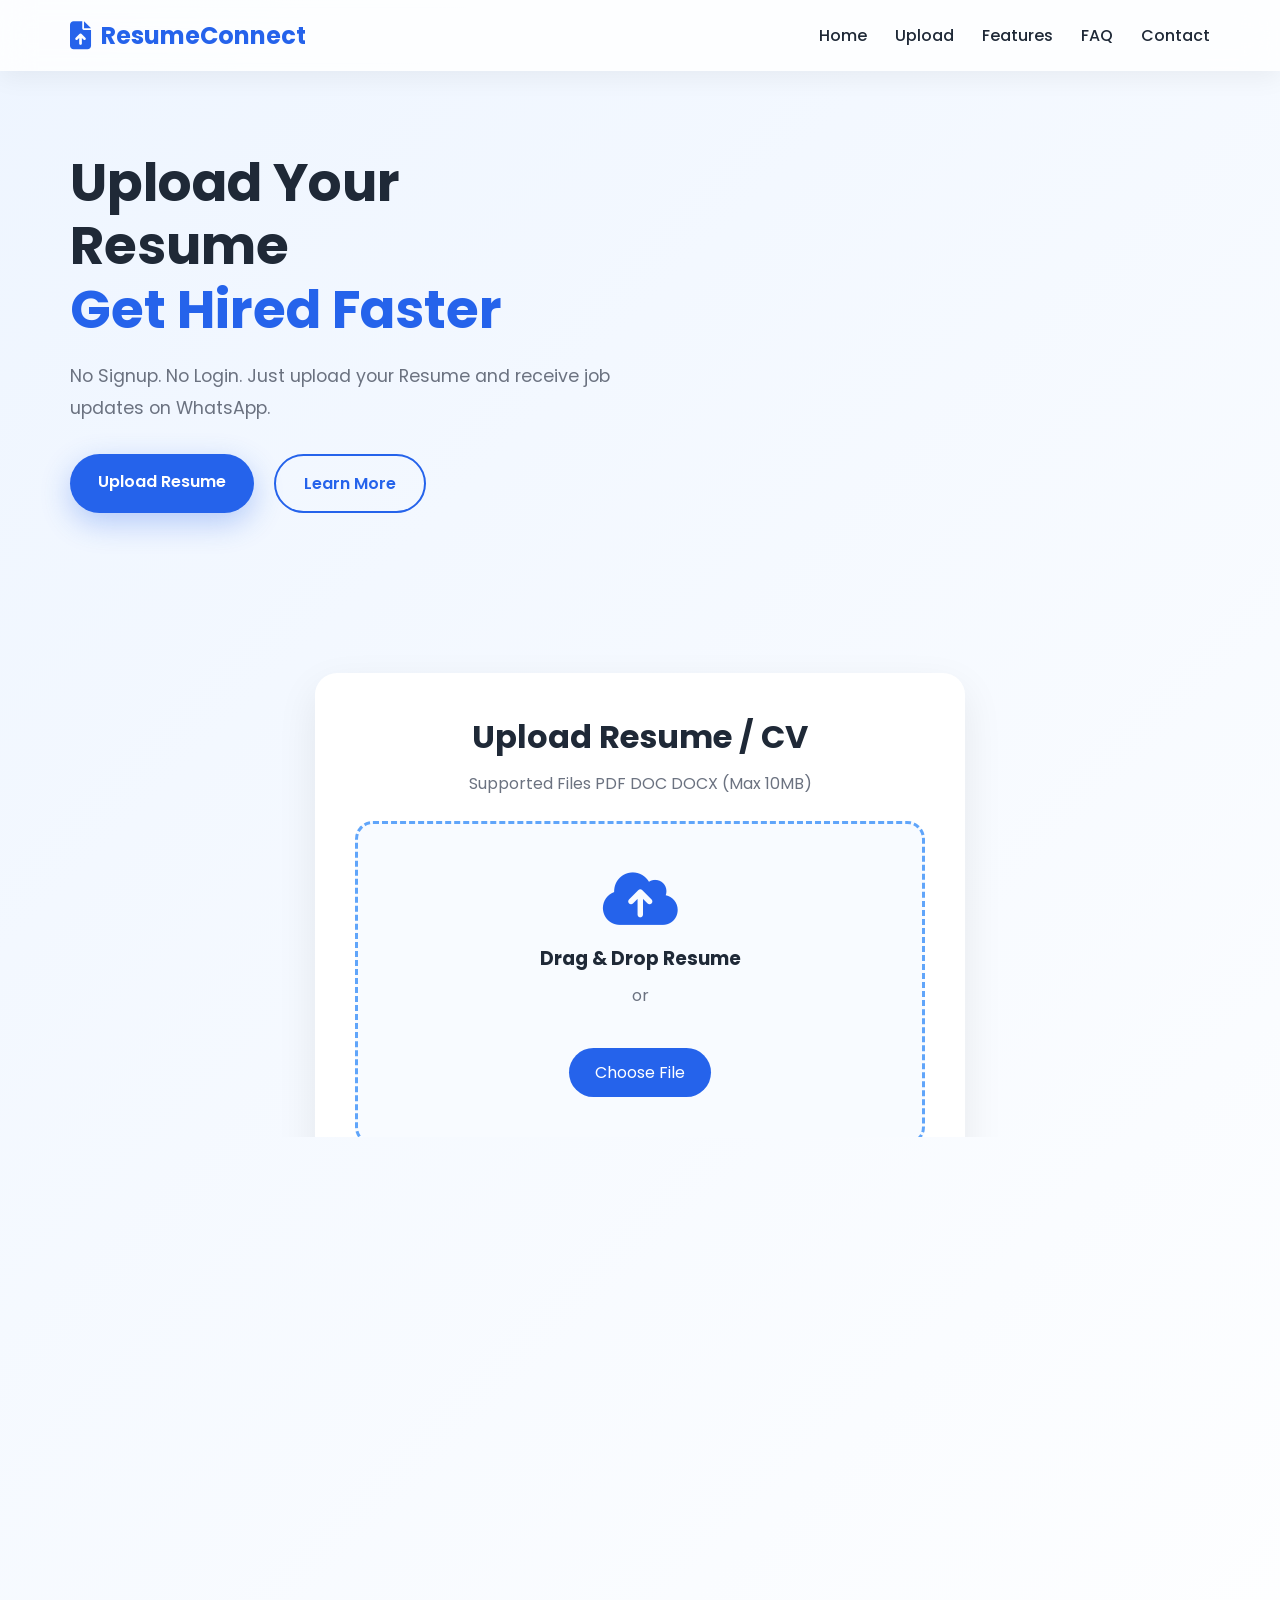
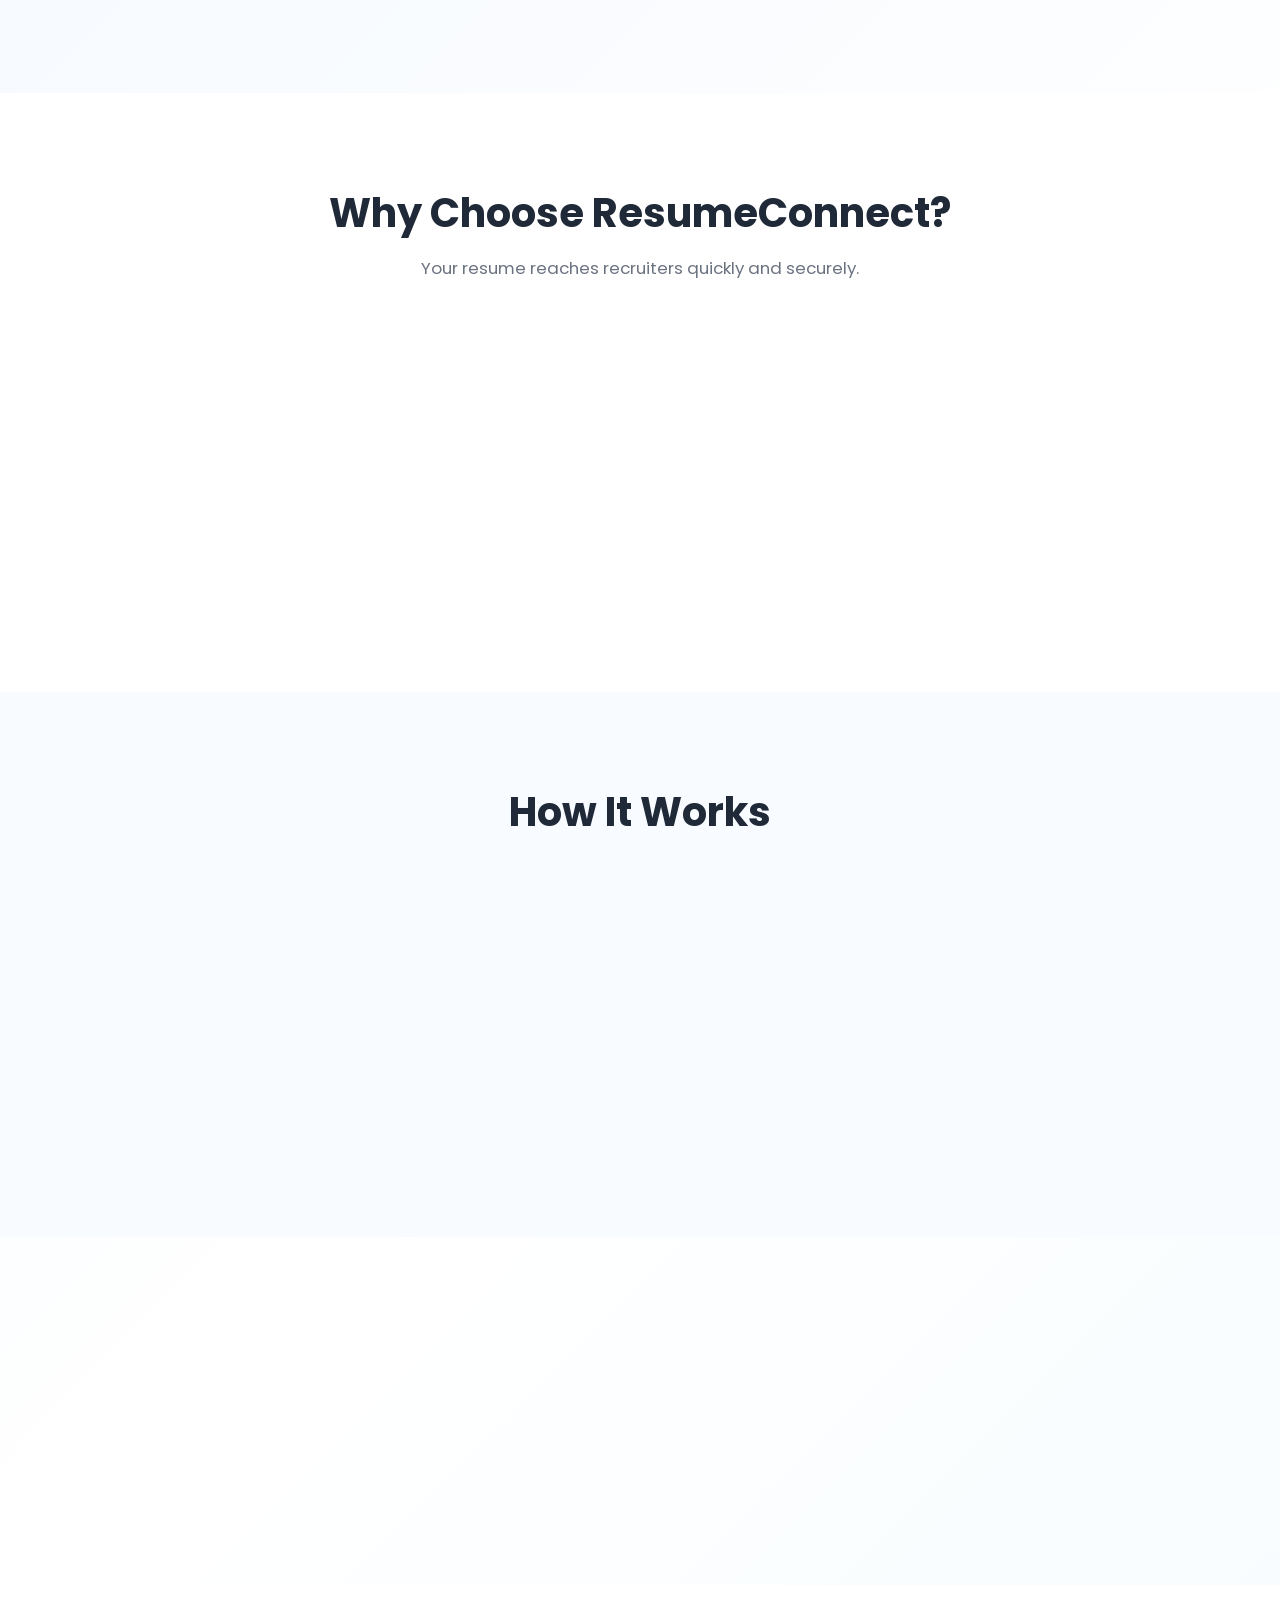
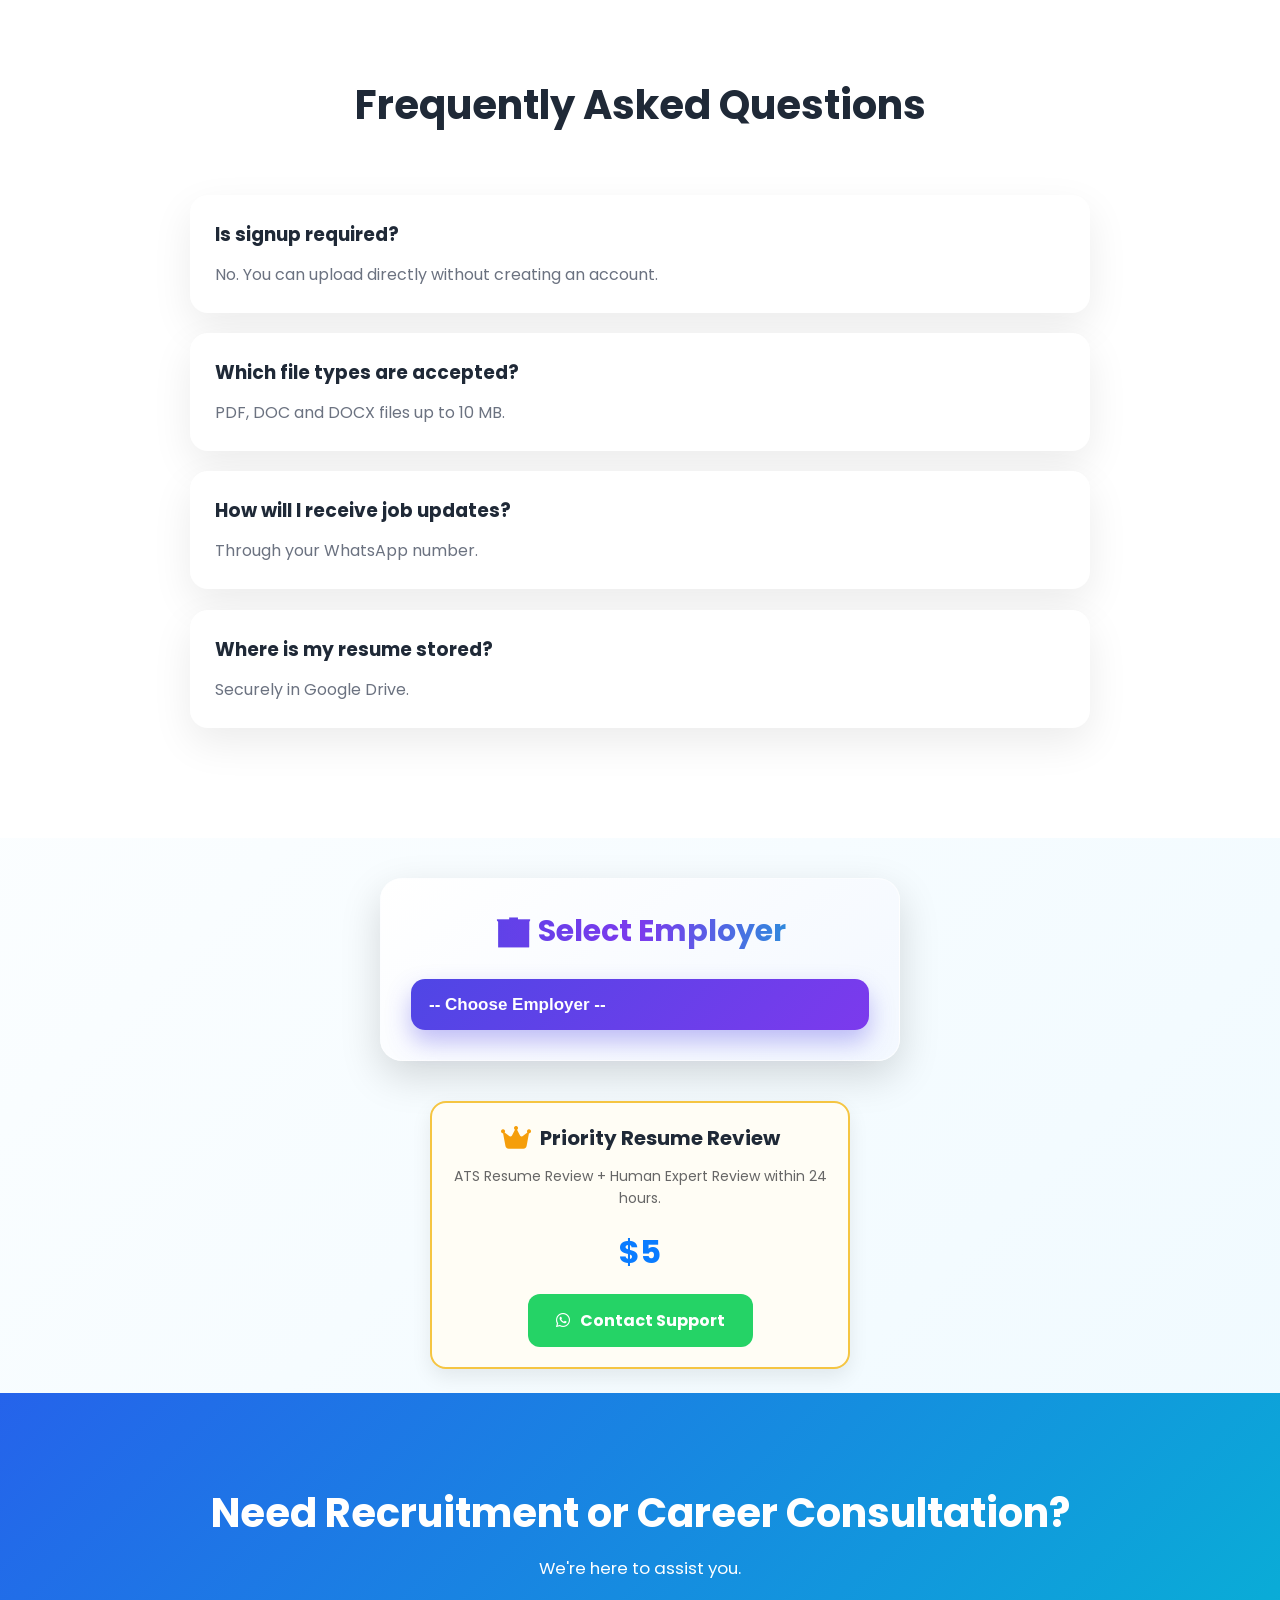
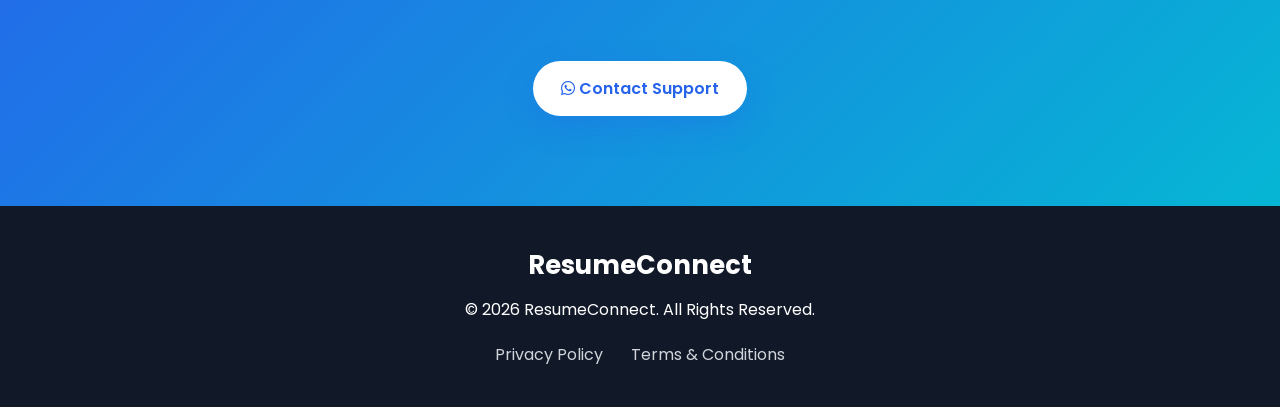
<file: index.html>
<!DOCTYPE html>
<html lang="en">

<head>
     <script 
  src="https://www.paypal.com/sdk/js?client-id=BAANwyxr1HdCuEDEHRV8yUer4SgSxndlRr9luYBa_wsz7UyWCj4NZABFgN56H23LthIzaVxURH0IZJBGes&components=hosted-buttons&disable-funding=venmo&currency=USD">
</script>

<meta charset="UTF-8">
<meta name="viewport"
content="width=device-width, initial-scale=1.0">

<title>resumeConnect.online | Upload Resume & Apply for Jobs with WhatsApp - No Login</title>

<meta name="description"
content="Upload your resume in 10 seconds with just WhatsApp number + Job Position. No signup, no login. Get noticed by recruiters. Free resume upload portal for India.">

<meta name="keywords"
content="Resume Upload,CV Upload,Jobs,WhatsApp Jobs,Career">

<link rel="preconnect"
href="https://fonts.googleapis.com">

<link rel="preconnect"
href="https://fonts.gstatic.com"
crossorigin>

<link href="https://fonts.googleapis.com/css2?family=Poppins:wght@300;400;500;600;700;800&display=swap"
rel="stylesheet">

<link rel="stylesheet"
href="style.css">

<link rel="stylesheet"
href="https://cdnjs.cloudflare.com/ajax/libs/font-awesome/6.6.0/css/all.min.css">

</head>

<body>

<!-- Loading Screen -->



<!-- Navigation -->

<header>

<nav class="navbar">

<div class="logo">

<i class="fa-solid fa-file-arrow-up"></i>

<span>ResumeConnect</span>

</div>

<ul>

<li><a href="https://resumeconnect.online">Home</a></li>

<li><a href="#upload">Upload</a></li>

<li><a href="#features">Features</a></li>

<li><a href="#faq">FAQ</a></li>

<li><a href="#contact">Contact</a></li>

</ul>

</nav>

</header>

<!-- Hero Section -->

<section class="hero">

<div class="hero-left">

<h1>

Upload Your Resume

<span>Get Hired Faster</span>

</h1>

<p>

No Signup.

No Login.

Just upload your Resume and receive job updates on WhatsApp.

</p>

<div class="hero-buttons">

<a href="#upload"
class="primary-btn">

Upload Resume

</a>

<a href="#features"
class="secondary-btn">

Learn More

</a>

</div>

</div>

<div class="hero-right">



</div>

</section>

<!-- Upload Section -->

<section
id="upload"
class="upload-section">

<div class="upload-card">

<h2>

Upload Resume / CV

</h2>

<p>

Supported Files

PDF

DOC

DOCX

(Max 10MB)

</p>

<div
id="dropArea"
class="drop-area">

<i
class="fa-solid fa-cloud-arrow-up"></i>

<h3>

Drag & Drop Resume

</h3>

<p>

or

</p>

<label
for="resume">

Choose File

</label>
<input
    type="file"
    id="resume"
    accept=".pdf,.doc,.docx"
    style="display:none;"
>

</div>

<div class="selected-file">

<span id="fileName">

No file selected

</span>

</div>

<div class="form-group">

<label>

WhatsApp Number

</label>

<input

type="tel"

id="whatsapp"

placeholder=" Country Code + WhatsApp Number "

required>

</div>

<div class="form-group">

<label>

Job Role/Position (Optional)

</label>

<input

type="text"

id="fullname"

placeholder="Which job role are you applying for?">

</div>

<button
id="uploadBtn" type="button">

<i class="fa-solid fa-paper-plane"></i>

Upload Resume

</button>

<div
class="progress-box">

<div
id="progressBar">

</div>

</div>

<p
id="status">

Waiting for upload...

</p>

</div>

</section>
    
<!-- Features section starts in Part 2 -->



<!-- =========================
     FEATURES SECTION
========================= -->
<section id="features" class="features">

    <div class="section-title">
        <h2>Why Choose ResumeConnect?</h2>
        <p>Your resume reaches recruiters quickly and securely.</p>
    </div>

    <div class="feature-grid">

        <div class="feature-card">
            <i class="fa-solid fa-shield-halved"></i>
            <h3>Secure Upload</h3>
            <p>Your resume is stored securely in Google Drive.</p>
        </div>

        <div class="feature-card">
            <i class="fa-solid fa-bolt"></i>
            <h3>Fast Processing</h3>
            <p>Submit your CV within seconds.</p>
        </div>

        <div class="feature-card">
            <i class="fa-brands fa-whatsapp"></i>
            <h3>WhatsApp Updates</h3>
            <p>Receive job opportunities directly on WhatsApp.</p>
        </div>

        <div class="feature-card">
            <i class="fa-solid fa-users"></i>
            <h3>Recruiter Access</h3>
            <p>Your profile becomes available to recruiters.</p>
        </div>

    </div>

</section>

<!-- =========================
     HOW IT WORKS
========================= -->

<section class="steps">

    <div class="section-title">

        <h2>How It Works</h2>

    </div>

    <div class="steps-grid">

        <div class="step">
            <span>1</span>
            <h3>Select Resume</h3>
            <p>Choose your Resume or CV.</p>
        </div>

        <div class="step">
            <span>2</span>
            <h3>Enter WhatsApp</h3>
            <p>Add your WhatsApp number.</p>
        </div>

        <div class="step">
            <span>3</span>
            <h3>Upload</h3>
            <p>Your resume is uploaded to Google Drive.</p>
        </div>

        <div class="step">
            <span>4</span>
            <h3>Get Job Updates</h3>
            <p>Recruiters contact you on WhatsApp.</p>
        </div>

    </div>

</section>

<!-- =========================
     STATS
========================= -->

<section class="stats">

<div class="stat">
<h2>5000+</h2>
<p>Resumes Uploaded</p>
</div>

<div class="stat">
<h2>1000+</h2>
<p>Recruiters</p>
</div>

<div class="stat">
<h2>95%</h2>
<p>Success Rate</p>
</div>

<div class="stat">
<h2>24×7</h2>
<p>Availability</p>
</div>

</section>

<!-- =========================
     FAQ
========================= -->

<section id="faq" class="faq">

<div class="section-title">

<h2>Frequently Asked Questions</h2>

</div>

<div class="faq-item">
<h3>Is signup required?</h3>
<p>No. You can upload directly without creating an account.</p>
</div>

<div class="faq-item">
<h3>Which file types are accepted?</h3>
<p>PDF, DOC and DOCX files up to 10 MB.</p>
</div>

<div class="faq-item">
<h3>How will I receive job updates?</h3>
<p>Through your WhatsApp number.</p>
</div>

<div class="faq-item">
<h3>Where is my resume stored?</h3>
<p>Securely in Google Drive.</p>
</div>

</section>
    



  
     <div id="paypal-button-container"></div>
     <div class="form-wrapper">
    <!-- Resume upload form -->
</div>


<section class="container employer-target" style="
max-width:520px;
margin:40px auto;
padding:30px;
border-radius:22px;
background:linear-gradient(145deg,#ffffff,#f3f8ff);
box-shadow:0 15px 40px rgba(0,0,0,.15);
border:1px solid rgba(255,255,255,.7);
">

<h2 style="
margin:0 0 25px;
text-align:center;
font-size:30px;
font-weight:700;
background:linear-gradient(90deg,#4f46e5,#7c3aed,#06b6d4);
-webkit-background-clip:text;
-webkit-text-fill-color:transparent;
">
🏢 Select Employer
</h2>

<select id="employerSelect" style="
width:100%;
padding:16px 18px;
font-size:17px;
font-weight:600;
color:#fff;
border:none;
outline:none;
border-radius:14px;
cursor:pointer;
background:linear-gradient(135deg,#4f46e5,#7c3aed);
box-shadow:0 12px 25px rgba(79,70,229,.35);
transition:.3s;
appearance:none;
-webkit-appearance:none;
">

<option value="">-- Choose Employer --</option>
<option value="clarity">✨ Clarity</option>
<option value="flipkart">🛒 Flipkart</option>
<option value="blurb">📚 Blurb</option>
<option value="Servicenow">⚡ ServiceNow</option>

</select>

<div class="result" id="resultBox" style="
display:none;
margin-top:25px;
padding:25px;
text-align:center;
border-radius:18px;
background:linear-gradient(135deg,#06b6d4,#3b82f6,#4f46e5);
color:#fff;
box-shadow:0 15px 30px rgba(59,130,246,.35);
animation:fadeUp .4s ease;
">

<h3 id="companyName" style="
margin:0;
font-size:30px;
font-weight:700;
"></h3>

<p style="
margin:15px 0 10px;
font-size:18px;
opacity:.9;
">
🎯 Weekly Resume Target
</p>

<div class="range" id="targetRange" style="
font-size:34px;
font-weight:800;
letter-spacing:1px;
color:#ffe082;
text-shadow:0 2px 10px rgba(0,0,0,.25);
"></div>

<div style="
margin-top:18px;
display:inline-block;
padding:8px 18px;
background:rgba(255,255,255,.2);
border-radius:50px;
font-weight:600;
backdrop-filter:blur(8px);
">
🚀 Keep Growing!
</div>

</div>

<style>
#employerSelect:hover{
transform:translateY(-2px);
box-shadow:0 18px 35px rgba(79,70,229,.45);
}

#employerSelect option{
background:#ffffff;
color:#333;
font-weight:600;
}

@keyframes fadeUp{
from{
opacity:0;
transform:translateY(20px) scale(.95);
}
to{
opacity:1;
transform:translateY(0) scale(1);
}
}
</style>

</section>

       <div class="priority-box">

    <div class="priority-header">
        <i class="fa-solid fa-crown"></i>
        <h3>Priority Resume Review</h3>
    </div>

    <p class="priority-text">
        ATS Resume Review + Human Expert Review within 24 hours.
    </p>

    <div class="price">
        $5
    </div>
<a href="https://wa.me/918374924746?text=Hi%20ResumeConnect,%20I%20need%20help%20with%20Priority%20Resume%20Review."
   class="support-btn"
   target="_blank"
   rel="noopener">
    <i class="fa-brands fa-whatsapp"></i>
    Contact Support
</a>
</div>

</div>
<script>
const resumeData={clarity:"90",fipkart:"95",blurb:"98",Servicenow:"92"};
const select=document.getElementById("employerSelect");
const result=document.getElementById("resultBox");
const company=document.getElementById("companyName");
const range=document.getElementById("targetRange");
if(select){
select.addEventListener("change",function(){
const employer=this.value;
if(employer){
company.textContent=employer.charAt(0).toUpperCase()+employer.slice(1);
range.textContent=resumeData[employer];
result.style.display="block";
}else{result.style.display="none";}
});
}
</script>


<!-- =========================
     CONTACT
========================= -->

<section id="contact" class="contact">

<div class="section-title">

<h2>Need Recruitment or Career Consultation?</h2>

<p>We're here to assist you.</p>

</div>

<a href="https://wa.me/918374924746" class="primary-btn">

<i class="fa-brands fa-whatsapp"></i>

Contact Support

</a>

</section>

<!-- =========================
     FOOTER
========================= -->

<footer>

<div class="footer-logo">

ResumeConnect

</div>

<p>

© 2026 ResumeConnect. All Rights Reserved.

</p>

<div class="footer-links">

<a href="privacy.html">Privacy Policy</a>

<a href="terms.html">Terms & Conditions</a>

</div>

</footer>

<button id="backToTop">
↑
<i class="fa-solid fa-arrow-up"></i>
    <div id="paypal-button-container"></div>
</button>
     <script src="Script.js"></script>

</body>

</html>
</file>
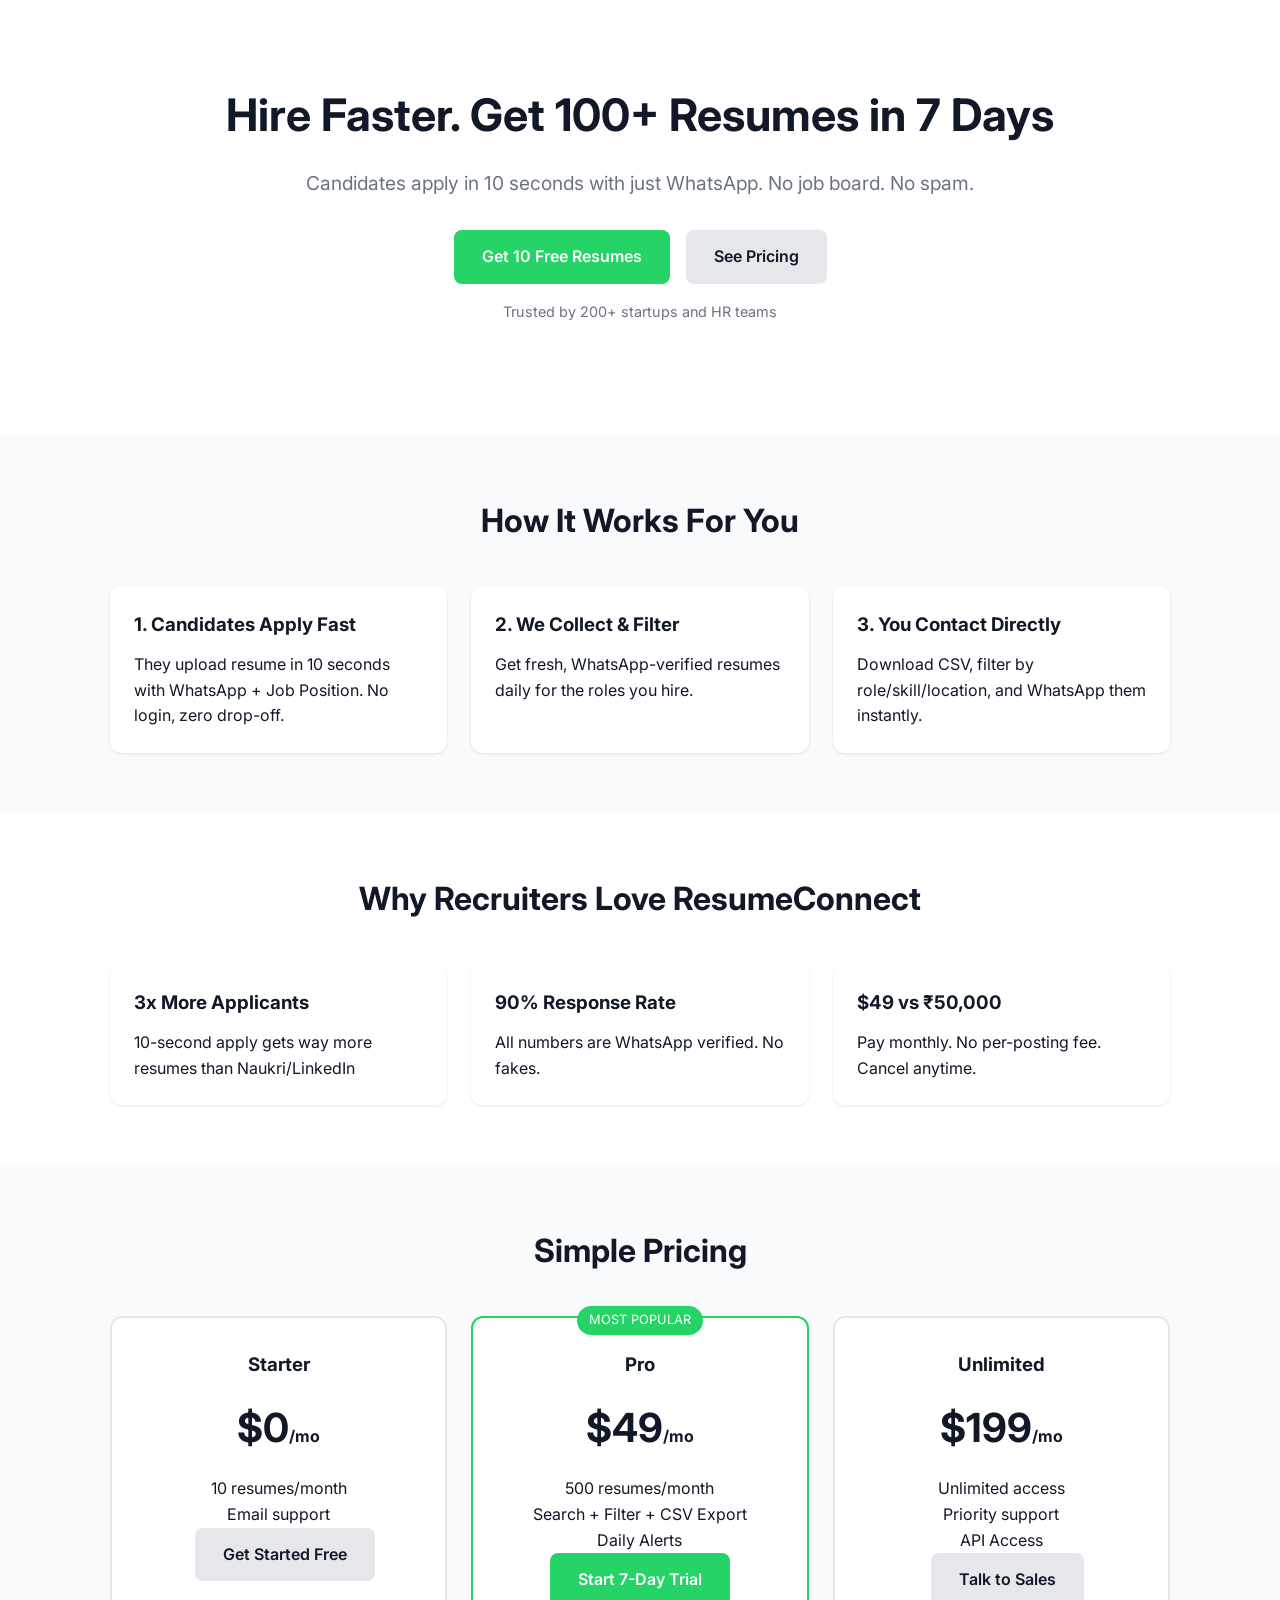
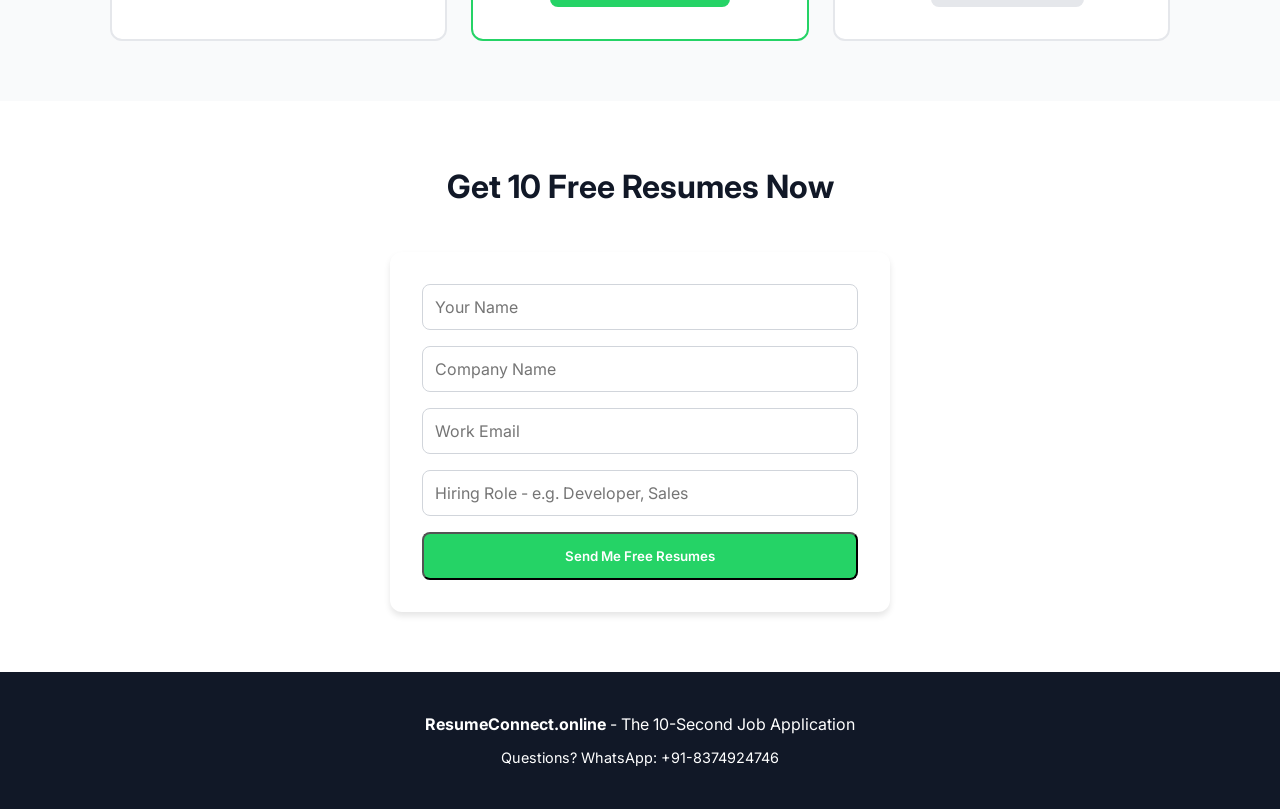
<file: for-recruiters.html>
<!DOCTYPE html>
<html lang="en">
<head>
<meta charset="UTF-8">
<meta name="viewport" content="width=device-width, initial-scale=1.0">
<title>Hire Faster - Get 100+ Resumes | ResumeConnect for Recruiters</title>
<meta name="description" content="Get fresh, WhatsApp-verified resumes. Candidates apply in 10 seconds with no login. Start with 10 free resumes.">
<link rel="preconnect" href="https://fonts.googleapis.com">
<link href="https://fonts.googleapis.com/css2?family=Inter:wght@400;600;700&display=swap" rel="stylesheet">
<style>
  :root {
    --primary: #25D366;
    --dark: #111827;
    --gray: #6B7280;
    --bg: #F9FAFB;
  }
    * { margin: 0; padding: 0; box-sizing: border-box; font-family: 'Inter', sans-serif; }
  body { background: var(--bg); color: var(--dark); line-height: 1.6; }
  .container { max-width: 1100px; margin: 0 auto; padding: 0 20px; }
  
  /* Hero */
  .hero { background: white; padding: 80px 0; text-align: center; }
  .hero h1 { font-size: 2.8rem; font-weight: 700; margin-bottom: 16px; }
  .hero p { font-size: 1.2rem; color: var(--gray); margin-bottom: 32px; }
  .btn { padding: 14px 28px; border-radius: 8px; font-weight: 600; text-decoration: none; display: inline-block; transition: 0.2s; }
  .btn-primary { background: var(--primary); color: white; }
  .btn-primary:hover { opacity: 0.9; transform: translateY(-2px); }
  .btn-secondary { background: #E5E7EB; color: var(--dark); margin-left: 12px; }
  
  /* Sections */
  section { padding: 60px 0; }
  h2 { font-size: 2rem; text-align: center; margin-bottom: 40px; }
  .grid-3 { display: grid; grid-template-columns: repeat(auto-fit, minmax(280px, 1fr)); gap: 24px; }
  .card { background: white; padding: 24px; border-radius: 12px; box-shadow: 0 1px 3px rgba(0,0,0,0.1); }
  .card h3 { margin-bottom: 12px; }
  
  /* Pricing */
  .pricing { display: grid; grid-template-columns: repeat(auto-fit, minmax(300px, 1fr)); gap: 24px; }
  .price-card { background: white; padding: 32px; border-radius: 12px; border: 2px solid #E5E7EB; text-align: center; }
  .price-card.popular { border-color: var(--primary); position: relative; }
  .badge { background: var(--primary); color: white; padding: 4px 12px; border-radius: 20px; font-size: 0.8rem; position: absolute; top: -12px; left: 50%; transform: translateX(-50%); }
  .price { font-size: 2.5rem; font-weight: 700; margin: 16px 0; }
  
  /* Form */
  .form-box { background: white; padding: 32px; border-radius: 12px; max-width: 500px; margin: 0 auto; box-shadow: 0 4px 6px rgba(0,0,0,0.1); }
  .form-box input { width: 100%; padding: 12px; margin-bottom: 16px; border: 1px solid #D1D5DB; border-radius: 8px; font-size: 1rem; }
  .form-box button { width: 100%; }
  
  /* Footer */
  footer { background: var(--dark); color: white; text-align: center; padding: 40px 0; }
  
  @media(max-width: 768px) {
    .hero h1 { font-size: 2rem; }
    .btn-secondary { margin-left: 0; margin-top: 12px; display: block; }
  }
</style>
</head>
<body>

<!-- HERO -->
<section class="hero">
  <div class="container">
    <h1>Hire Faster. Get 100+ Resumes in 7 Days</h1>
    <p>Candidates apply in 10 seconds with just WhatsApp. No job board. No spam.</p>
    <a href="#form" class="btn btn-primary">Get 10 Free Resumes</a>
    <a href="#pricing" class="btn btn-secondary">See Pricing</a>
    <p style="margin-top:16px; font-size:0.9rem; color:var(--gray)">Trusted by 200+ startups and HR teams</p>
  </div>
</section>

<!-- HOW IT WORKS -->
<section>
  <div class="container">
    <h2>How It Works For You</h2>
    <div class="grid-3">
      <div class="card">
        <h3>1. Candidates Apply Fast</h3>
        <p>They upload resume in 10 seconds with WhatsApp + Job Position. No login, zero drop-off.</p>
      </div>
      <div class="card">
        <h3>2. We Collect & Filter</h3>
        <p>Get fresh, WhatsApp-verified resumes daily for the roles you hire.</p>
      </div>
      <div class="card">
        <h3>3. You Contact Directly</h3>
        <p>Download CSV, filter by role/skill/location, and WhatsApp them instantly.</p>
      </div>
    </div>
  </div>
</section>

<!-- WHY US -->
<section style="background:white">
  <div class="container">
    <h2>Why Recruiters Love ResumeConnect</h2>
    <div class="grid-3">
      <div class="card"><h3>3x More Applicants</h3><p>10-second apply gets way more resumes than Naukri/LinkedIn</p></div>
      <div class="card"><h3>90% Response Rate</h3><p>All numbers are WhatsApp verified. No fakes.</p></div>
      <div class="card"><h3>$49 vs ₹50,000</h3><p>Pay monthly. No per-posting fee. Cancel anytime.</p></div>
    </div>
  </div>
</section>

<!-- PRICING -->
<section id="pricing">
  <div class="container">
    <h2>Simple Pricing</h2>
    <div class="pricing">
      <div class="price-card">
        <h3>Starter</h3>
        <div class="price">$0<span style="font-size:1rem">/mo</span></div>
        <p>10 resumes/month<br>Email support</p>
        <a href="#form" class="btn btn-secondary">Get Started Free</a>
      </div>
      <div class="price-card popular">
        <div class="badge">MOST POPULAR</div>
        <h3>Pro</h3>
        <div class="price">$49<span style="font-size:1rem">/mo</span></div>
        <p>500 resumes/month<br>Search + Filter + CSV Export<br>Daily Alerts</p>
        <a href="#form" class="btn btn-primary">Start 7-Day Trial</a>
      </div>
      <div class="price-card">
        <h3>Unlimited</h3>
        <div class="price">$199<span style="font-size:1rem">/mo</span></div>
        <p>Unlimited access<br>Priority support<br>API Access</p>
        <a href="#form" class="btn btn-secondary">Talk to Sales</a>
      </div>
    </div>
  </div>
</section>

<!-- FORM -->
<section id="form" style="background:white">
  <div class="container">
    <h2>Get 10 Free Resumes Now</h2>
    <div class="form-box">
      <form id="recruiterForm">
        <input type="text" name="name" placeholder="Your Name" required>
        <input type="text" name="company" placeholder="Company Name" required>
        <input type="email" name="email" placeholder="Work Email" required>
        <input type="text" name="role" placeholder="Hiring Role - e.g. Developer, Sales" required>
        <button type="submit" class="btn btn-primary">Send Me Free Resumes</button>
      </form>
      <p id="successMsg" style="display:none; color:var(--primary); margin-top:16px;">✅ Got it! Check your email in 5 minutes.</p>
    </div>
  </div>
</section>

<!-- FOOTER -->
<footer>
  <div class="container">
    <p><b>ResumeConnect.online</b> - The 10-Second Job Application</p>
    <p style="margin-top:8px; font-size:0.9rem">Questions? WhatsApp: +91-8374924746</p>
  </div>
</section>
<script>
const SCRIPT_URL ="https://script.google.com/macros/s/AKfycbz81QAjWRPdiglLIuA2lvBQvsWUNVfCQdFVrM1FELy08UdkPfx1tNpmU8WbTQEuJCoN/exec";

document
.getElementById("recruiterForm")
.addEventListener("submit", async function(e){

    e.preventDefault();

    const btn = this.querySelector("button");

    btn.disabled = true;
    btn.innerHTML = "Sending...";

    const data = {
        name:this.name.value,
        company:this.company.value,
        email:this.email.value,
        role:this.role.value
    };

    try{

        const res = await fetch(SCRIPT_URL,{
            method:"POST",
            headers:{
                "Content-Type":"application/json"
            },
            body:JSON.stringify(data)
        });

        const json = await res.json();

        if(json.success){

            document.getElementById("successMsg").style.display="block";

            this.reset();

        }else{

            alert("Something went wrong.");

        }

    }catch(err){

        alert("Unable to send.");

    }

    btn.disabled=false;

    btn.innerHTML="Send Me Free Resumes";

});
  </script>

</body>
</html>
</file>
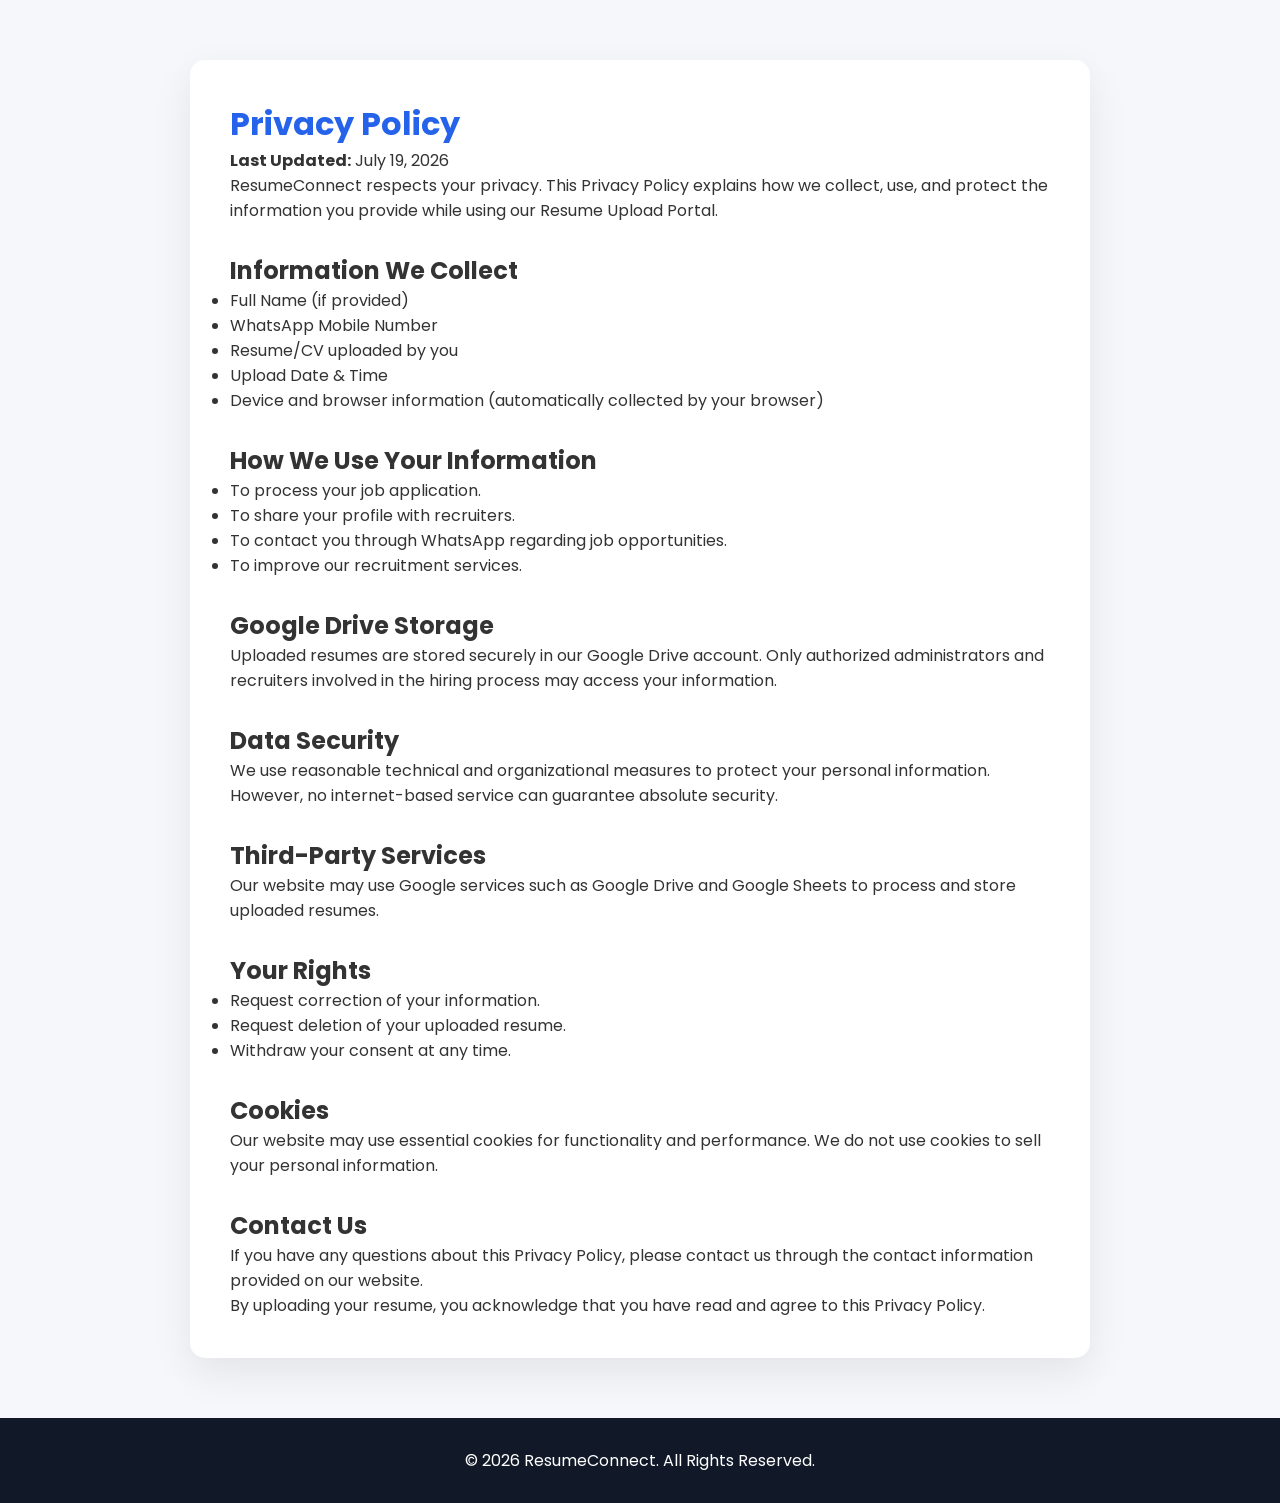
<file: privacy.html>
<!DOCTYPE html>
<html lang="en">
<head>
<meta charset="UTF-8">
<meta name="viewport" content="width=device-width, initial-scale=1.0">

<title>Privacy Policy | ResumeConnect</title>

<link rel="stylesheet" href="style.css">

<style>
body{
    font-family:Poppins,sans-serif;
    background:#f5f7fb;
    color:#333;
    margin:0;
}

.container{
    max-width:900px;
    margin:60px auto;
    background:#fff;
    padding:40px;
    border-radius:15px;
    box-shadow:0 15px 40px rgba(0,0,0,.08);
}

h1{
    color:#2563eb;
}

h2{
    margin-top:30px;
}

a{
    color:#2563eb;
    text-decoration:none;
}

footer{
    text-align:center;
    padding:30px;
    margin-top:40px;
}
</style>

</head>

<body>

<div class="container">

<h1>Privacy Policy</h1>

<p><strong>Last Updated:</strong> July 19, 2026</p>

<p>
ResumeConnect respects your privacy. This Privacy Policy explains how we collect, use, and protect the information you provide while using our Resume Upload Portal.
</p>

<h2>Information We Collect</h2>

<ul>
<li>Full Name (if provided)</li>
<li>WhatsApp Mobile Number</li>
<li>Resume/CV uploaded by you</li>
<li>Upload Date & Time</li>
<li>Device and browser information (automatically collected by your browser)</li>
</ul>

<h2>How We Use Your Information</h2>

<ul>
<li>To process your job application.</li>
<li>To share your profile with recruiters.</li>
<li>To contact you through WhatsApp regarding job opportunities.</li>
<li>To improve our recruitment services.</li>
</ul>

<h2>Google Drive Storage</h2>

<p>
Uploaded resumes are stored securely in our Google Drive account. Only authorized administrators and recruiters involved in the hiring process may access your information.
</p>

<h2>Data Security</h2>

<p>
We use reasonable technical and organizational measures to protect your personal information. However, no internet-based service can guarantee absolute security.
</p>

<h2>Third-Party Services</h2>

<p>
Our website may use Google services such as Google Drive and Google Sheets to process and store uploaded resumes.
</p>

<h2>Your Rights</h2>

<ul>
<li>Request correction of your information.</li>
<li>Request deletion of your uploaded resume.</li>
<li>Withdraw your consent at any time.</li>
</ul>

<h2>Cookies</h2>

<p>
Our website may use essential cookies for functionality and performance. We do not use cookies to sell your personal information.
</p>

<h2>Contact Us</h2>

<p>
If you have any questions about this Privacy Policy, please contact us through the contact information provided on our website.
</p>

<p>
By uploading your resume, you acknowledge that you have read and agree to this Privacy Policy.
</p>

</div>

<footer>

© 2026 ResumeConnect. All Rights Reserved.

</footer>

</body>
    </html>
</file>
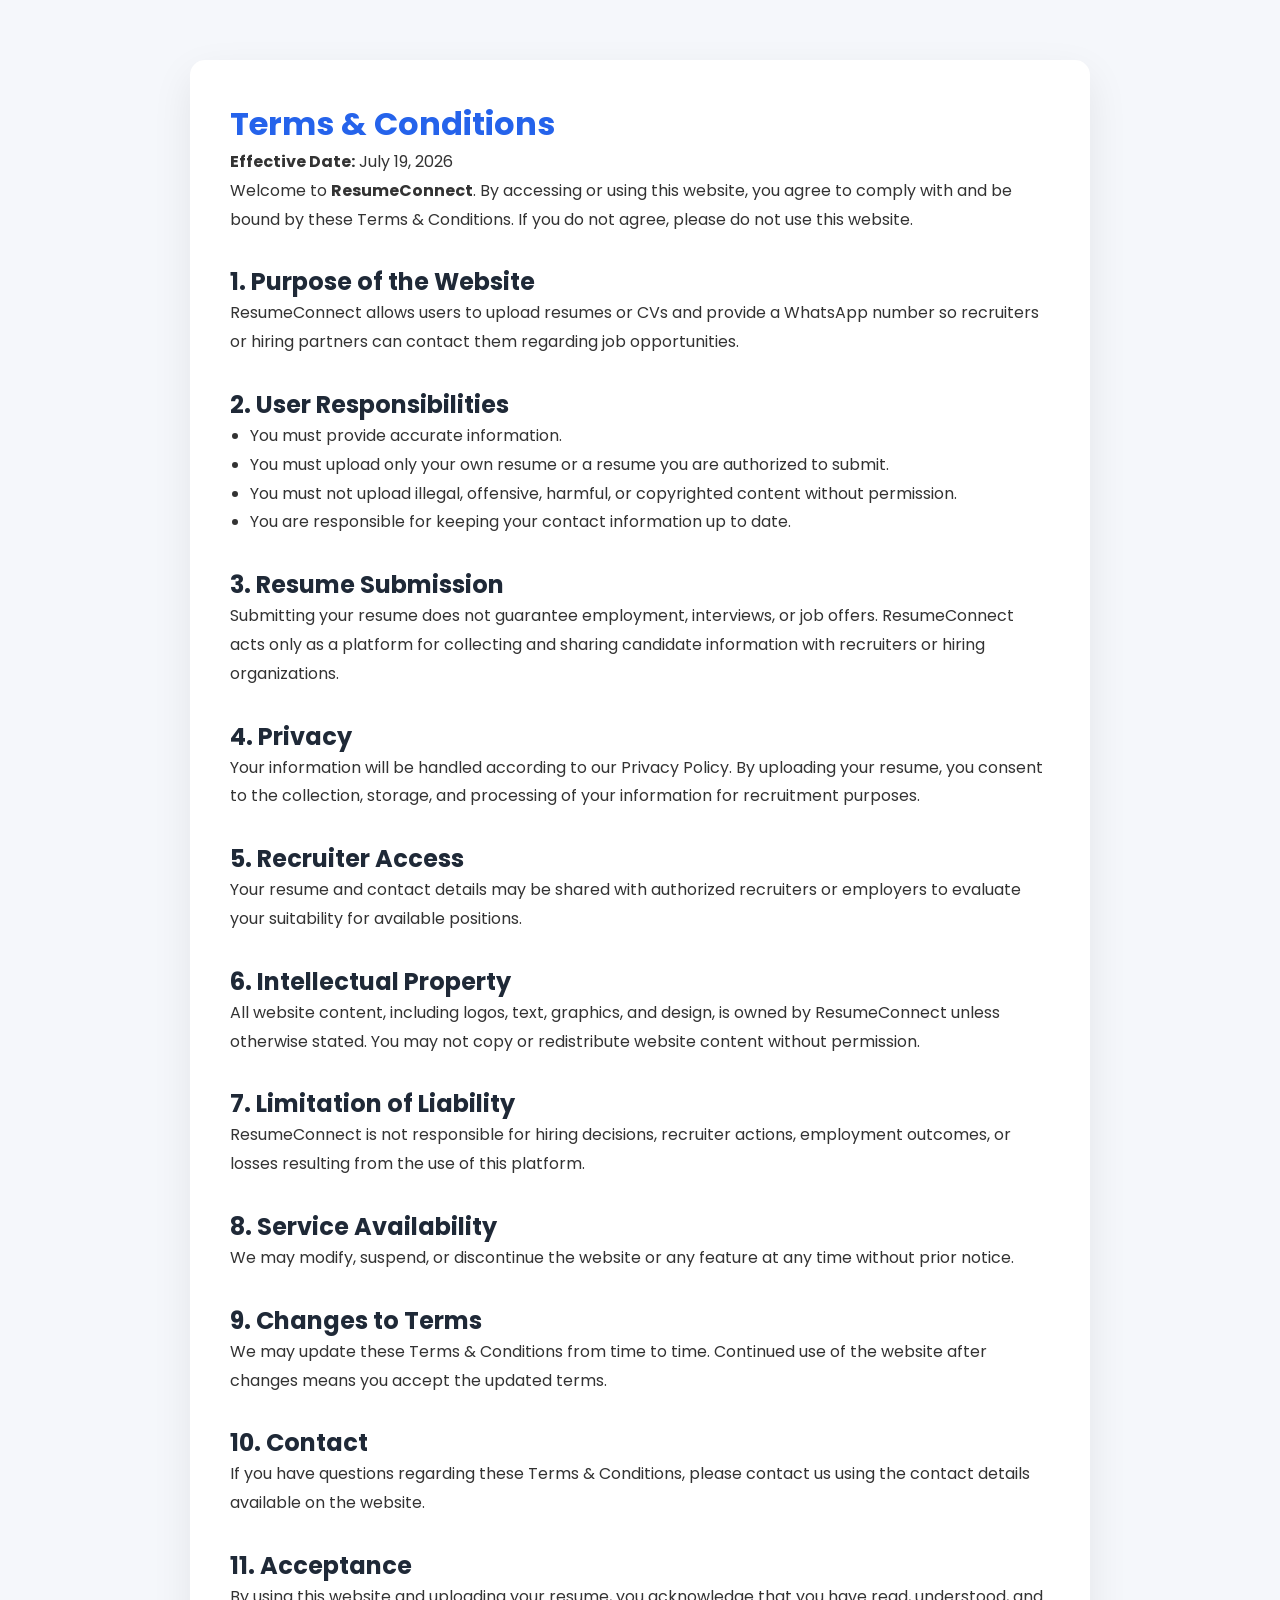
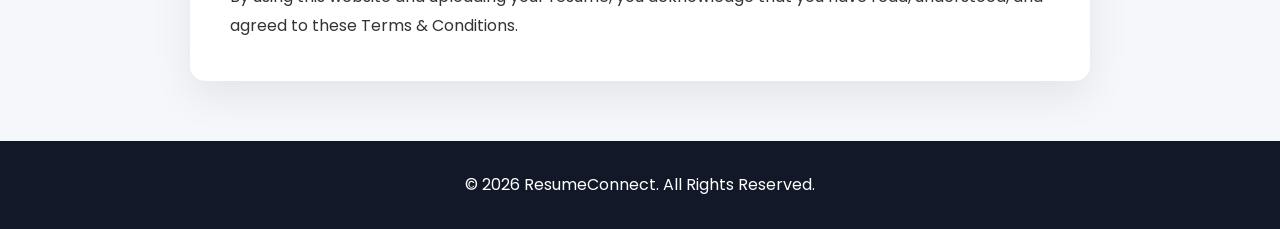
<file: Terms.html>
<!DOCTYPE html>
<html lang="en">
<head>
<meta charset="UTF-8">
<meta name="viewport" content="width=device-width, initial-scale=1.0">

<title>Terms & Conditions | ResumeConnect</title>

<link rel="stylesheet" href="style.css">

<style>
body{
    font-family:Poppins,sans-serif;
    background:#f5f7fb;
    color:#333;
    margin:0;
}

.container{
    max-width:900px;
    margin:60px auto;
    background:#fff;
    padding:40px;
    border-radius:15px;
    box-shadow:0 15px 40px rgba(0,0,0,.08);
}

h1{
    color:#2563eb;
}

h2{
    margin-top:30px;
    color:#1f2937;
}

p, li{
    line-height:1.8;
}

ul{
    padding-left:20px;
}

a{
    color:#2563eb;
    text-decoration:none;
}

footer{
    margin-top:40px;
    padding:30px;
    text-align:center;
    background:#111827;
    color:#fff;
}
</style>

</head>

<body>

<div class="container">

<h1>Terms & Conditions</h1>

<p><strong>Effective Date:</strong> July 19, 2026</p>

<p>
Welcome to <strong>ResumeConnect</strong>. By accessing or using this website, you agree to comply with and be bound by these Terms & Conditions. If you do not agree, please do not use this website.
</p>

<h2>1. Purpose of the Website</h2>

<p>
ResumeConnect allows users to upload resumes or CVs and provide a WhatsApp number so recruiters or hiring partners can contact them regarding job opportunities.
</p>

<h2>2. User Responsibilities</h2>

<ul>
<li>You must provide accurate information.</li>
<li>You must upload only your own resume or a resume you are authorized to submit.</li>
<li>You must not upload illegal, offensive, harmful, or copyrighted content without permission.</li>
<li>You are responsible for keeping your contact information up to date.</li>
</ul>

<h2>3. Resume Submission</h2>

<p>
Submitting your resume does not guarantee employment, interviews, or job offers. ResumeConnect acts only as a platform for collecting and sharing candidate information with recruiters or hiring organizations.
</p>

<h2>4. Privacy</h2>

<p>
Your information will be handled according to our Privacy Policy. By uploading your resume, you consent to the collection, storage, and processing of your information for recruitment purposes.
</p>

<h2>5. Recruiter Access</h2>

<p>
Your resume and contact details may be shared with authorized recruiters or employers to evaluate your suitability for available positions.
</p>

<h2>6. Intellectual Property</h2>

<p>
All website content, including logos, text, graphics, and design, is owned by ResumeConnect unless otherwise stated. You may not copy or redistribute website content without permission.
</p>

<h2>7. Limitation of Liability</h2>

<p>
ResumeConnect is not responsible for hiring decisions, recruiter actions, employment outcomes, or losses resulting from the use of this platform.
</p>

<h2>8. Service Availability</h2>

<p>
We may modify, suspend, or discontinue the website or any feature at any time without prior notice.
</p>

<h2>9. Changes to Terms</h2>

<p>
We may update these Terms & Conditions from time to time. Continued use of the website after changes means you accept the updated terms.
</p>

<h2>10. Contact</h2>

<p>
If you have questions regarding these Terms & Conditions, please contact us using the contact details available on the website.
</p>

<h2>11. Acceptance</h2>

<p>
By using this website and uploading your resume, you acknowledge that you have read, understood, and agreed to these Terms & Conditions.
</p>

</div>

<footer>

<p>© 2026 ResumeConnect. All Rights Reserved.</p>

</footer>

</body>
</html>
</file>
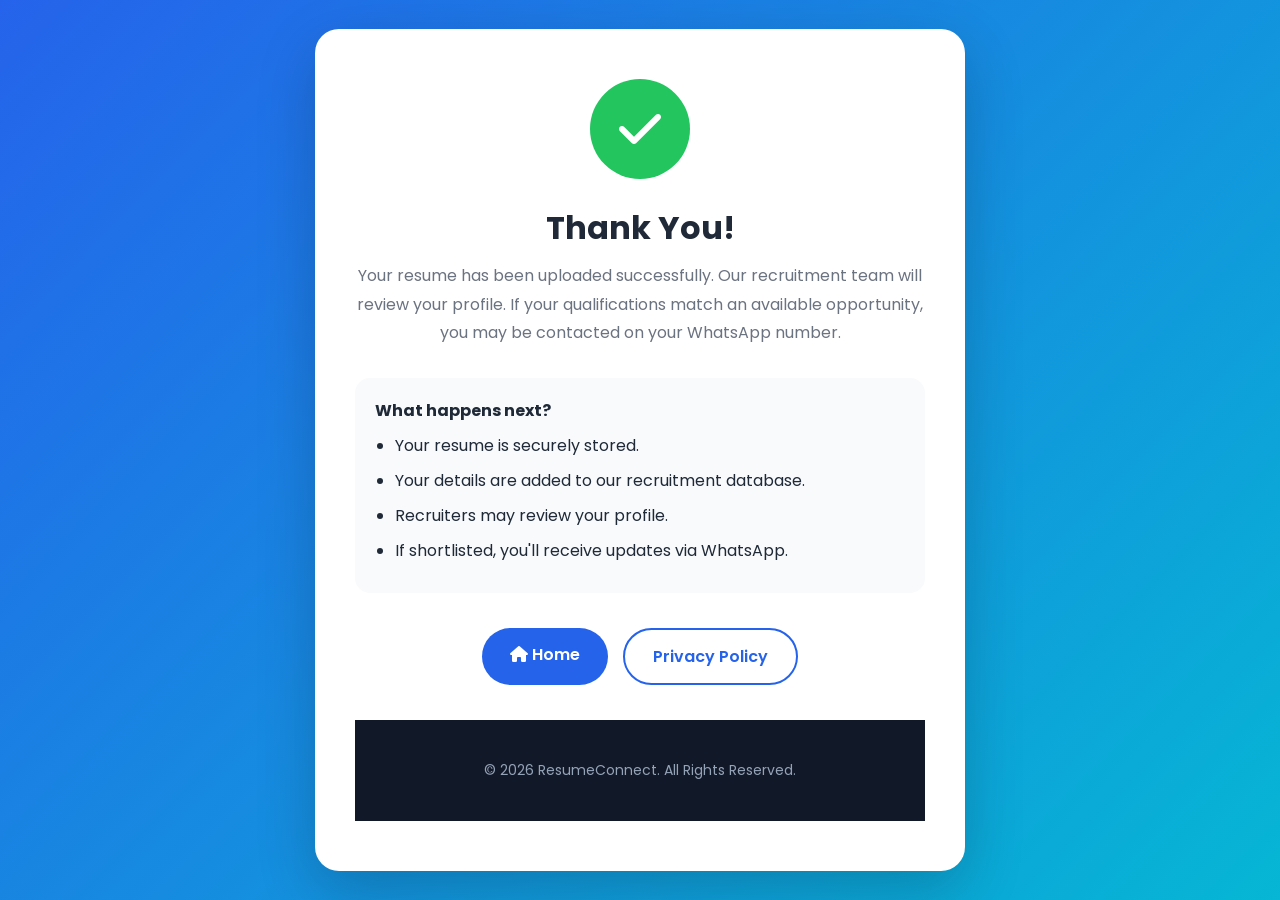
<file: thanks.html>
<!DOCTYPE html>
<html lang="en">

<head>

<meta charset="UTF-8">
<meta name="viewport" content="width=device-width, initial-scale=1.0">

<title>Thank You | ResumeConnect</title>

<link rel="stylesheet" href="style.css">

<link href="https://fonts.googleapis.com/css2?family=Poppins:wght@300;400;500;600;700;800&display=swap" rel="stylesheet">

<link rel="stylesheet" href="https://cdnjs.cloudflare.com/ajax/libs/font-awesome/6.6.0/css/all.min.css">

<style>

body{
    margin:0;
    font-family:'Poppins',sans-serif;
    background:linear-gradient(135deg,#2563eb,#06b6d4);
    min-height:100vh;
    display:flex;
    justify-content:center;
    align-items:center;
    padding:20px;
}

.card{
    background:#fff;
    max-width:650px;
    width:100%;
    border-radius:24px;
    padding:50px 40px;
    text-align:center;
    box-shadow:0 20px 60px rgba(0,0,0,.20);
    animation:fadeIn .8s ease;
}

.icon{
    width:100px;
    height:100px;
    margin:auto;
    border-radius:50%;
    background:#22c55e;
    color:#fff;
    display:flex;
    justify-content:center;
    align-items:center;
    font-size:48px;
}

h1{
    margin:25px 0 10px;
    color:#1f2937;
}

p{
    color:#6b7280;
    line-height:1.8;
    font-size:16px;
}

.info{
    margin:30px 0;
    background:#f8fafc;
    padding:20px;
    border-radius:15px;
    text-align:left;
}

.info ul{
    margin:0;
    padding-left:20px;
}

.info li{
    margin:10px 0;
}

.btns{
    display:flex;
    justify-content:center;
    gap:15px;
    flex-wrap:wrap;
    margin-top:35px;
}

.btn{
    padding:14px 28px;
    border-radius:40px;
    text-decoration:none;
    font-weight:600;
    transition:.3s;
}

.primary{
    background:#2563eb;
    color:#fff;
}

.primary:hover{
    background:#1d4ed8;
}

.secondary{
    border:2px solid #2563eb;
    color:#2563eb;
}

.secondary:hover{
    background:#2563eb;
    color:#fff;
}

footer{
    margin-top:35px;
    color:#94a3b8;
    font-size:14px;
}

@keyframes fadeIn{
from{
opacity:0;
transform:translateY(30px);
}
to{
opacity:1;
transform:translateY(0);
}
}

@media(max-width:600px){

.card{
padding:35px 25px;
}

.btn{
width:100%;
}

}

</style>

</head>

<body>

<div class="card">

<div class="icon">

<i class="fa-solid fa-check"></i>

</div>

<h1>Thank You!</h1>

<p>

Your resume has been uploaded successfully.

Our recruitment team will review your profile. If your qualifications match an available opportunity, you may be contacted on your WhatsApp number.

</p>

<div class="info">

<strong>What happens next?</strong>

<ul>

<li>Your resume is securely stored.</li>

<li>Your details are added to our recruitment database.</li>

<li>Recruiters may review your profile.</li>

<li>If shortlisted, you'll receive updates via WhatsApp.</li>

</ul>

</div>

<div class="btns">

<a href="index.html" class="btn primary">

<i class="fa-solid fa-house"></i>

Home

</a>

<a href="privacy.html" class="btn secondary">

Privacy Policy

</a>

</div>

<footer>

© 2026 ResumeConnect. All Rights Reserved.

</footer>

</div>

</body>

</html>
</file>
<file: style.css>
/* ===========================
   GOOGLE FONTS & RESET
=========================== */

@import url('https://fonts.googleapis.com/css2?family=Poppins:wght@300;400;500;600;700;800&display=swap');

*{
    margin:0;
    padding:0;
    box-sizing:border-box;
}

:root{

    --primary:#2563eb;
    --primary-dark:#1d4ed8;
    --secondary:#06b6d4;
    --success:#22c55e;
    --danger:#ef4444;

    --text:#1f2937;
    --text-light:#6b7280;

    --bg:#f5f7fb;
    --white:#ffffff;

    --radius:18px;

    --shadow:
    0 15px 40px rgba(0,0,0,.08);

    --transition:.35s ease;
}

html{
    scroll-behavior:smooth;
}

body{

    font-family:'Poppins',sans-serif;

    background:linear-gradient(
    135deg,
    #eef5ff,
    #ffffff,
    #edf9ff);

    color:var(--text);

    overflow-x:hidden;

}



.spinner{

    width:65px;

    height:65px;

    border-radius:50%;

    border:6px solid #dbeafe;

    border-top:6px solid var(--primary);

    animation:spin 1s linear infinite;

}

@keyframes spin{

100%{

transform:rotate(360deg);

}

}

/* ===========================
      NAVIGATION
=========================== */

header{

position:sticky;

top:0;

z-index:999;

backdrop-filter:blur(16px);

background:rgba(255,255,255,.82);

box-shadow:0 8px 25px rgba(0,0,0,.05);

}

.navbar{

max-width:1200px;

margin:auto;

display:flex;

justify-content:space-between;

align-items:center;

padding:18px 30px;

}

.logo{

display:flex;

align-items:center;

gap:10px;

font-size:1.5rem;

font-weight:700;

color:var(--primary);

}

.logo i{

font-size:28px;

}

.navbar ul{

display:flex;

list-style:none;

gap:28px;

}

.navbar a{

text-decoration:none;

color:var(--text);

font-weight:500;

transition:.3s;

}

.navbar a:hover{

color:var(--primary);

}

/* ===========================
      HERO
=========================== */

.hero{

max-width:1200px;

margin:auto;

padding:80px 30px;

display:grid;

grid-template-columns:1fr 1fr;

gap:50px;

align-items:center;

}

.hero h1{

font-size:3.3rem;

line-height:1.2;

margin-bottom:20px;

}

.hero h1 span{

color:var(--primary);

display:block;

}

.hero p{

font-size:1.1rem;

line-height:1.8;

color:var(--text-light);

margin-bottom:30px;

}

.hero img{

width:100%;

animation:float 5s ease-in-out infinite;

}

@keyframes float{

50%{

transform:translateY(-18px);

}

}

/* ===========================
      BUTTONS
=========================== */

.hero-buttons{

display:flex;

gap:20px;

flex-wrap:wrap;

}

.primary-btn{

background:var(--primary);

color:#fff;

padding:15px 28px;

border-radius:50px;

text-decoration:none;

font-weight:600;

transition:var(--transition);

box-shadow:0 10px 30px rgba(37,99,235,.30);

}

.primary-btn:hover{

transform:translateY(-4px);

background:var(--primary-dark);

}

.secondary-btn{

padding:15px 28px;

border-radius:50px;

border:2px solid var(--primary);

text-decoration:none;

color:var(--primary);

font-weight:600;

transition:var(--transition);

}

.secondary-btn:hover{

background:var(--primary);

color:#fff;

}

/* ===========================
      UPLOAD CARD
=========================== */

.upload-section{

padding:80px 20px;

display:flex;

justify-content:center;

}

.upload-card{

width:100%;

max-width:650px;

background:#fff;

border-radius:22px;

padding:40px;

box-shadow:var(--shadow);

text-align:center;

}

.upload-card h2{

font-size:2rem;

margin-bottom:10px;

}

.upload-card p{

color:var(--text-light);

margin-bottom:25px;

}

.drop-area{

border:3px dashed #60a5fa;

padding:45px;

border-radius:18px;

cursor:pointer;

transition:.3s;

background:#f8fbff;

}

.drop-area:hover{

background:#eff6ff;

border-color:var(--primary);

}

.drop-area i{

font-size:60px;

color:var(--primary);

margin-bottom:15px;

}

.drop-area h3{

margin-bottom:10px;

}

.drop-area label{

display:inline-block;

margin-top:15px;

padding:12px 26px;

background:var(--primary);

color:#fff;

border-radius:40px;

cursor:pointer;

}

.selected-file{

margin:20px 0;

font-weight:500;

color:var(--text);

}

.form-group{

margin-top:20px;

text-align:left;

}

.form-group label{

display:block;

margin-bottom:8px;

font-weight:600;

}

.form-group input{

width:100%;

padding:15px;

border-radius:12px;

border:1px solid #d1d5db;

font-size:16px;

outline:none;

transition:.3s;

}

.form-group input:focus{

border-color:var(--primary);

box-shadow:0 0 0 4px rgba(37,99,235,.15);

}

#uploadBtn{

margin-top:25px;

width:100%;

padding:16px;

border:none;

border-radius:14px;

background:var(--primary);

color:#fff;

font-size:17px;

font-weight:600;

cursor:pointer;

transition:.3s;

}

#uploadBtn:hover{

background:var(--primary-dark);

transform:translateY(-2px);

}

.progress-box{

margin-top:25px;

width:100%;

height:12px;

background:#e5e7eb;

border-radius:20px;

overflow:hidden;

}

#progressBar{

width:0%;

height:100%;

background:linear-gradient(
90deg,
#2563eb,
#06b6d4);

transition:width .4s ease;

}

#status{

margin-top:15px;

font-size:.95rem;

color:var(--text-light);

}


/* ===========================
   RESPONSIVE DESIGN
=========================== */

@media (max-width:1024px){

.hero{
grid-template-columns:1fr;
text-align:center;
}

.hero-buttons{
justify-content:center;
}

.hero-right{
order:-1;
}

.navbar{
padding:16px 20px;
}

}

@media (max-width:768px){

.navbar{
flex-direction:column;
gap:18px;
}

.navbar ul{
flex-wrap:wrap;
justify-content:center;
gap:16px;
}

.hero{
padding:60px 20px;
}

.hero h1{
font-size:2.4rem;
}

.upload-card{
padding:25px;
}

.drop-area{
padding:30px 20px;
}

.section-title h2{
font-size:2rem;
}

}

@media (max-width:480px){

.hero h1{
font-size:2rem;
}

.primary-btn,
.secondary-btn,
#uploadBtn{
width:100%;
text-align:center;
}

.feature-card,
.step,
.stat{
padding:25px;
}

}

/* ===========================
   SCROLLBAR
=========================== */

::-webkit-scrollbar{
width:10px;
}

::-webkit-scrollbar-track{
background:#eef2ff;
}

::-webkit-scrollbar-thumb{
background:var(--primary);
border-radius:20px;
}

::-webkit-scrollbar-thumb:hover{
background:var(--primary-dark);
}

/* ===========================
   ANIMATIONS
=========================== */

@keyframes fadeUp{

from{
opacity:0;
transform:translateY(40px);
}

to{
opacity:1;
transform:translateY(0);
}

}

@keyframes zoomIn{

from{
opacity:0;
transform:scale(.9);
}

to{
opacity:1;
transform:scale(1);
}

}

.feature-card,
.step,
.stat,
.faq-item,
.upload-card{

animation:fadeUp .8s ease both;

}

/* ===========================
   HOVER EFFECTS
=========================== */

.feature-card:hover,
.step:hover,
.stat:hover,
.faq-item:hover{

transform:translateY(-8px);

box-shadow:0 20px 45px rgba(0,0,0,.12);

}

/* ===========================
   INPUT STATES
=========================== */

input:focus{

outline:none;

border-color:var(--primary);

box-shadow:0 0 0 4px rgba(37,99,235,.15);

}

/* ===========================
   DARK MODE
=========================== */

body.dark{

background:#0f172a;

color:#f8fafc;

}

body.dark header{

background:rgba(15,23,42,.9);

}

body.dark .upload-card,
body.dark .feature-card,
body.dark .step,
body.dark .faq-item,
body.dark .stat{

background:#1e293b;

color:#fff;

}

body.dark p{

color:#cbd5e1;

}

body.dark footer{

background:#020617;

}

/* ===========================
   UTILITIES
=========================== */

.text-center{
text-align:center;
}

.hidden{
display:none;
}

.mt-1{margin-top:10px;}
.mt-2{margin-top:20px;}
.mt-3{margin-top:30px;}
.mt-4{margin-top:40px;}

.mb-1{margin-bottom:10px;}
.mb-2{margin-bottom:20px;}
.mb-3{margin-bottom:30px;}
.mb-4{margin-bottom:40px;}

/* ===========================
   REDUCED MOTION
=========================== */

@media (prefers-reduced-motion:reduce){

*{
animation:none !important;
transition:none !important;
scroll-behavior:auto !important;
}

}

/* ===========================
   PRINT
=========================== */

@media print{

header,
footer,
#backToTop,
#loader{

display:none;

}

body{

background:#fff;

color:#000;

}

  }
/* ===========================
   SECTION TITLE
=========================== */

.section-title{
    text-align:center;
    margin-bottom:60px;
}

.section-title h2{
    font-size:2.5rem;
    color:var(--text);
    margin-bottom:12px;
}

.section-title p{
    color:var(--text-light);
    font-size:1.05rem;
}

/* ===========================
   FEATURES
=========================== */

.features{
    padding:90px 20px;
    background:#ffffff;
}

.feature-grid{
    max-width:1200px;
    margin:auto;
    display:grid;
    grid-template-columns:repeat(auto-fit,minmax(250px,1fr));
    gap:30px;
}

.feature-card{
    background:#fff;
    padding:35px;
    border-radius:20px;
    text-align:center;
    box-shadow:var(--shadow);
    transition:var(--transition);
}

.feature-card:hover{
    transform:translateY(-10px);
}

.feature-card i{
    width:75px;
    height:75px;
    border-radius:50%;
    background:#eff6ff;
    color:var(--primary);
    display:flex;
    justify-content:center;
    align-items:center;
    margin:0 auto 20px;
    font-size:30px;
}

.feature-card h3{
    margin-bottom:12px;
}

.feature-card p{
    color:var(--text-light);
    line-height:1.7;
}

/* ===========================
   HOW IT WORKS
=========================== */

.steps{
    padding:90px 20px;
    background:#f8fbff;
}

.steps-grid{
    max-width:1200px;
    margin:auto;
    display:grid;
    grid-template-columns:repeat(auto-fit,minmax(220px,1fr));
    gap:30px;
}

.step{
    background:#fff;
    padding:35px;
    border-radius:20px;
    text-align:center;
    box-shadow:var(--shadow);
}

.step span{
    display:inline-flex;
    justify-content:center;
    align-items:center;
    width:60px;
    height:60px;
    border-radius:50%;
    background:var(--primary);
    color:#fff;
    font-size:24px;
    font-weight:700;
    margin-bottom:20px;
}

.step h3{
    margin-bottom:12px;
}

.step p{
    color:var(--text-light);
    line-height:1.7;
}

/* ===========================
   STATS
=========================== */

.stats{
    padding:90px 20px;
    display:grid;
    grid-template-columns:repeat(auto-fit,minmax(220px,1fr));
    gap:30px;
    max-width:1200px;
    margin:auto;
}

.stat{
    background:#fff;
    border-radius:20px;
    padding:35px;
    text-align:center;
    box-shadow:var(--shadow);
}

.stat h2{
    color:var(--primary);
    font-size:2.6rem;
    margin-bottom:10px;
}

.stat p{
    color:var(--text-light);
}

/* ===========================
   FAQ
=========================== */

.faq{
    padding:90px 20px;
    background:#ffffff;
}

.faq-item{
    max-width:900px;
    margin:20px auto;
    padding:25px;
    border-radius:18px;
    background:#fff;
    box-shadow:var(--shadow);
}

.faq-item h3{
    margin-bottom:12px;
}

.faq-item p{
    color:var(--text-light);
    line-height:1.7;
}

/* ===========================
   CONTACT
=========================== */

.contact{
    padding:90px 20px;
    text-align:center;
    background:linear-gradient(135deg,#2563eb,#06b6d4);
    color:#fff;
}

.contact .section-title h2,
.contact .section-title p{
    color:#fff;
}

.contact .primary-btn{
    display:inline-block;
    margin-top:20px;
    background:#fff;
    color:var(--primary);
}

.contact .primary-btn:hover{
    background:#f1f5f9;
}

/* ===========================
   FOOTER
=========================== */

footer{
    background:#111827;
    color:#fff;
    padding:40px 20px;
    text-align:center;
}

.footer-logo{
    font-size:1.6rem;
    font-weight:700;
    margin-bottom:12px;
}

.footer-links{
    margin-top:20px;
}

.footer-links a{
    color:#d1d5db;
    margin:0 12px;
    text-decoration:none;
    transition:.3s;
}

.footer-links a:hover{
    color:#fff;
}

/* ===========================
   BACK TO TOP
=========================== */

#backToTop{
    position:fixed;
    right:25px;
    bottom:25px;
    width:55px;
    height:55px;
    border:none;
    border-radius:50%;
    background:var(--primary);
    color:#fff;
    cursor:pointer;
    display:flex;
    justify-content:center;
    align-items:center;
    font-size:20px;
    box-shadow:0 12px 25px rgba(0,0,0,.2);
    transition:var(--transition);
}

#backToTop:hover{
    transform:translateY(-5px);
    background:var(--primary-dark);
   }
.premium-box{
    margin:20px 0;
    padding:18px;
    border-radius:15px;
    background:#fff8e1;
    border:2px solid #fbbf24;
    text-align:left;
}

.premium-box h3{
    margin-bottom:10px;
}

.premium-box small{
    display:block;
    color:#666;
    margin-top:8px;
}

.priority-box{
    margin:20px 0;
    padding:18px;
    border:1px solid #f5c542;
    background:#fffdf5;
    border-radius:14px;
}

.priority-header{
    display:flex;
    align-items:center;
    gap:10px;
    margin-bottom:10px;
}

.priority-header i{
    color:#ff9800;
    font-size:22px;
}

.priority-header h3{
    margin:0;
    font-size:18px;
}

.priority-text{
    color:#555;
    font-size:14px;
    margin-bottom:12px;
    line-height:1.5;
}

.priority-option{
    display:flex;
    align-items:center;
    gap:10px;
    font-weight:600;
    cursor:pointer;
}

.priority-option input{
    width:18px;
    height:18px;
    cursor:pointer;
}

.priority-box{
    max-width:420px;
    margin:24px auto;
    padding:20px;
    background:#fffdf5;
    border:2px solid #f5c542;
    border-radius:16px;
    box-shadow:0 8px 20px rgba(0,0,0,.08);
    text-align:center;
}

.priority-header{
    display:flex;
    justify-content:center;
    align-items:center;
    gap:10px;
    margin-bottom:12px;
}

.priority-header i{
    color:#f59e0b;
    font-size:26px;
}

.priority-header h3{
    margin:0;
    font-size:20px;
    font-weight:700;
}

.priority-text{
    margin:12px 0 18px;
    color:#666;
    line-height:1.6;
}

.priority-option{
    display:flex;
    justify-content:center;
    align-items:center;
    gap:10px;
    font-weight:600;
    cursor:pointer;
}

.priority-option input{
    width:20px;
    height:20px;
}

.form-wrapper{
    display:flex;
    justify-content:center;
    align-items:center;
    width:100%;
}

.form-wrapper form{
    width:100%;
    max-width:500px;
}

.price{
    font-size:32px;
    font-weight:700;
    color:#0a7cff;
    margin:18px 0;
}

.paypal-btn{
    width:100%;
    max-width:320px;
    margin:20px auto 0;
    display:flex;
    align-items:center;
    justify-content:center;
    gap:12px;

    padding:16px 24px;

    background:#FFC439;
    color:#003087;

    border:2px solid #FFB300;
    border-radius:999px;

    font-size:18px;
    font-weight:700;

    cursor:pointer;
    text-decoration:none;

    transition:all .3s ease;

    box-shadow:0 8px 25px rgba(255,196,57,.35);
}

.paypal-btn i{
    font-size:24px;
    color:#003087;
}

.paypal-btn:hover{
    background:#FFD54F;
    transform:translateY(-3px);
    box-shadow:0 14px 35px rgba(255,196,57,.45);
}

.paypal-btn:active{
    transform:scale(.97);
}
.support-btn{
    display:inline-flex;
    align-items:center;
    justify-content:center;
    gap:10px;
    padding:14px 28px;
    background:#25D366;
    color:#fff;
    text-decoration:none;
    border-radius:12px;
    font-weight:700;
    font-size:16px;
    transition:.3s;
}

.support-btn:hover{
    background:#1da851;
    transform:translateY(-2px);
}
</file>
